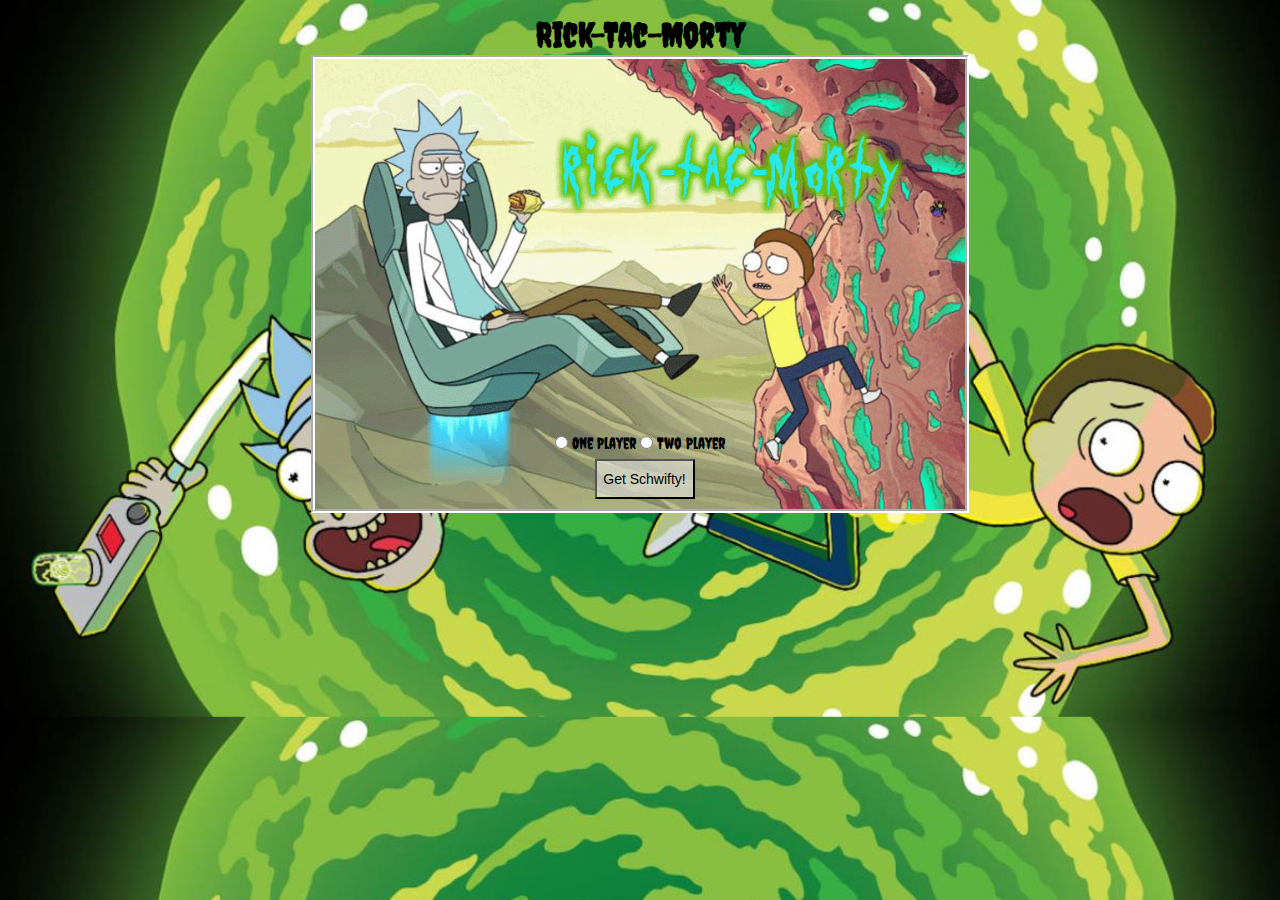
<file: index.html>
<!DOCTYPE html>
<html>
<head>
  <meta charset="utf-8">
  <meta http-equiv="X-UA-Compatible" content="IE=edge">
  <title>Rick Tac Morty</title>
  <link rel="stylesheet" href="style.css">
  <link href="https://fonts.googleapis.com/css?family=Creepster&display=swap" rel="stylesheet">
  <audio id="wub"><source src="assets/wub.wav" type="audio/wav"></audio>
  <audio id="disqual"><source src="assets/disqualified.wav" type="audio/wav"></audio>
  <audio id="help">  <source src="assets/help.wav" type="audio/wav"></audio>
  <audio id="like">  <source src="assets/like.wav" type="audio/wav"></audio>
  <audio id="ohman"> <source src="assets/ohman.wav" type="audio/wav"></audio>
  <audio id="showme"> <source src="assets/showme.wav" type="audio/wav"></audio>
  <audio id="whatever"> <source src="assets/whatever.wav" type="audio/wav"></audio>
</head>
<body>
  <h1>Rick-Tac-Morty</h1>
  <h3 id="playerturn">Player Turn</h3>
  <main> <!-- Rick Tac Morty board -->
    <div class="ticbox"></div>
    <div class="ticbox"></div>
    <div class="ticbox"></div>

    <div class="ticbox"></div>
    <div class="ticbox"></div>
    <div class="ticbox"></div>

    <div class="ticbox"></div>
    <div class="ticbox"></div>
    <div class="ticbox"></div>
  </main>

  <div class="introsplash">
    <input type="radio" name="player" value="oneplayer" class="playerchoice"> One Player
    <input type="radio" name="player" value="twoplayer" class="playerchoice"> Two Player
    <input type="submit" value="Get Schwifty!" id="startbutton">
  </div>

  <div id="cromulonload">
  </div>

  <div class="playerselect">
    <div class="selectimages">
    <img src="assets/rick.png" class="selector"/>
    <img src="assets/armothy.png" class="selector" id="armselector"/>
    <img src="assets/morty.png" class="selector"/>
    <div class="playergoes"><h4>Who will go first?</h4></div>
    <div id="begin">begin</div>
    </div>
  </div>
  
  <script defer src="script.js"></script>
  <!-- <script defer src="test.js"></script> -->
</body>
</html>
</file>
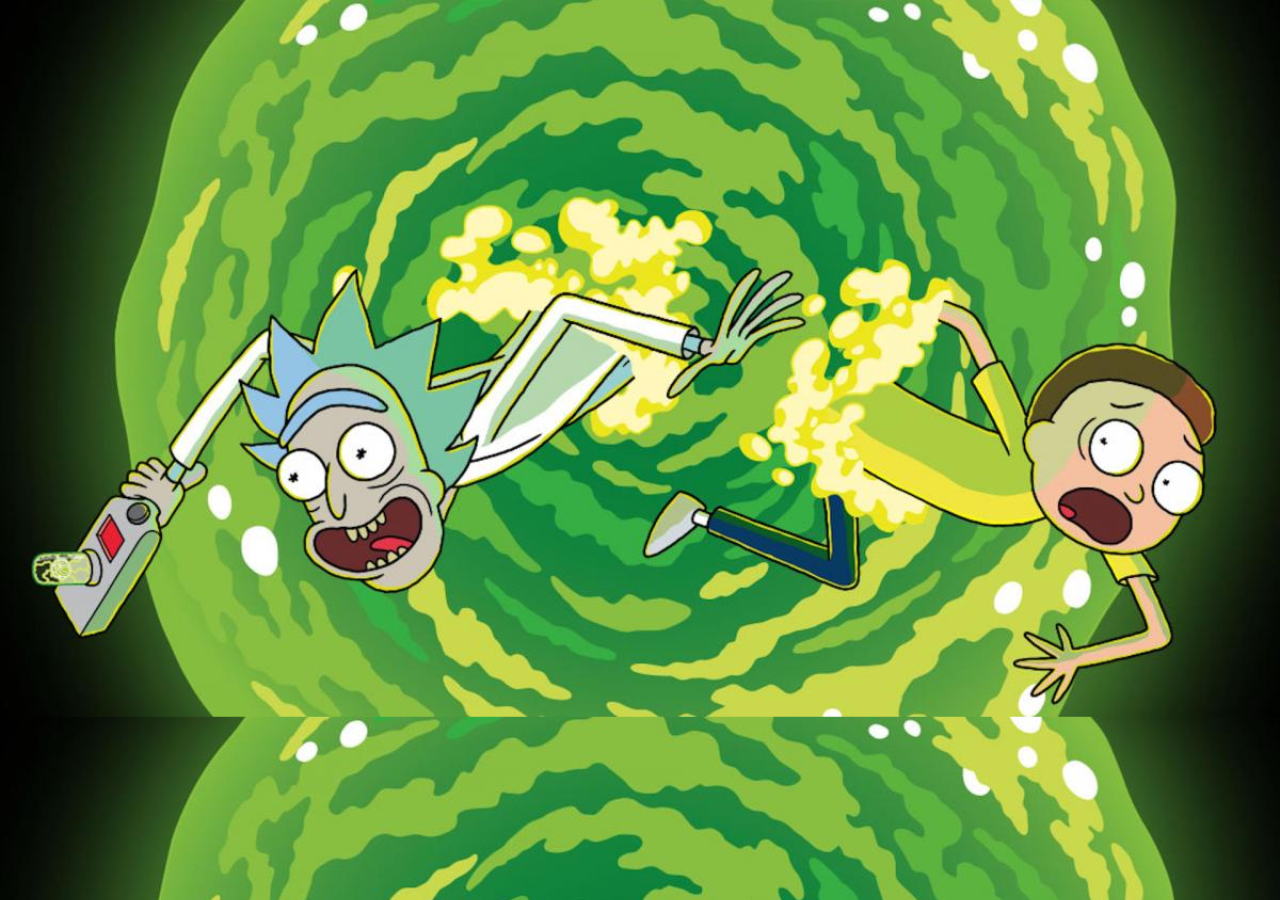
<file: test.html>
<!DOCTYPE html>
<html lang="en">
<head>
    <meta charset="UTF-8">
    <meta name="viewport" content="width=device-width, initial-scale=1.0">
    <meta http-equiv="X-UA-Compatible" content="ie=edge">
    <link rel="stylesheet" href="style.css">
    <title>Document</title>
</head>
<body>
    <div class="playerselect">
        <div class="selectimages">
        <img src="assets/rick.png" class="selector"/>
        <img src="assets/armothy.png" class="selector" id="armselector"/>
        <img src="assets/morty.png" class="selector"/>
        </div>
        <div class="playergoes">fuckawoihrgouhaeroighoearhgae</div>
</body>
</html>
</file>
<file: style.css>
body{
    margin: 0 auto;
    width: 800px;
    background: rgb(234,221,177);
    background-image: url(assets/background.jpg);
    font-family: Creepster;
    background-size: cover;

}

h1{
    text-align: center;
    font-size: 34px;
    height: 40px;
    margin: 15px 0 auto;
    /* Move to top after intro */
}
#playerturn{
    text-align: center;
    display: none;
    font-size: 24px;
    margin: 0 auto;
}

main{
    display: none;
    flex-direction: column;
    flex-wrap: wrap;
    margin: 0 auto;
    height: 450px;
    width: 440px;
}

.ticbox{
    width: 140px;
    height: 140px;
    background: rgb(208,242,213,.5);    
    border: 1px solid black;
    margin: 2px;
    border-radius: 4px;
}

.player-1{
    background-image: url(assets/rick.png);
    width: 140px;
    height: 140px;
    background-size: contain;
    background-repeat: no-repeat;
}

.player-2{
    background-image: url(assets/morty.png);
    width: 140px;
    height: 140px;
    background-size: contain;
    background-repeat: no-repeat;
}

.introsplash{
    background: rgb(208,242,213,.5);
    background-image: url(assets/splashscreen.png);
    background-size: cover;
    margin: 0 auto;
    height: 450px;
    width: 650px;
    display: fixed;
    text-align: center;
    border: 4px groove white;
    /* Show Rick and Morty splash and begin button */
}

#startbutton{
    background-color: rgb(255,255,255,.5);
    width: 100px;
    height: 40px;
    margin: 1% 43% 0;
    font-size: 14px;
}

/* 1p or 2p buttons to be implemented later  */
.playerchoice{ 
    margin: 58% 0 auto;
}


/* .titleimg{
    background-image: url(assets/title.png);
    width: 300px;
    height: 200px;
    margin: 0 auto;
} */

#cromulonload{
    
    background-image: url(assets/cromulon.png);
    background-size: cover;
    width: 50px;
    height: 50px;
    margin: 30% auto;
    display: none;
    transition: 3s ease-out;
}


/* Player select screen CSS */

.playerselect{
    background: rgb(208,242,213,.5);
    margin: 0 auto;
    height: 450px;
    width: 650px;
    display: none;
    border: 4px groove white;
}

.playerselect h3{
    font-size: 30px;
    margin: 10% auto;
}

.selector{
    width: 150px;
    height: 150px;
    text-align: center;
}

.selectimages{
    margin: 10% auto;
    text-align: center;
}

#armselector{
    transition: 3s ease-in-out;
}

.playergoes{
    top: 20%;
    margin: 0 auto;
}

#begin{
    top: 10%;
    margin: 0 auto;
    text-align: center;
    width: 100px;
    height: 40px;
    background: rgb(255,255,255,.5);
    line-height: 40px;
    border-radius: 5px;
    display: none;
}

/* Style
Intro Sound: Show me what you got
Rick Moves: wub a lubba

Morty Moves: oh man 

Win: I like what you got

Loss: Disqualified (vs Computer)

Draw: whatever

Trying to click on an already clicked box: help!, 

Icon 1 -> Rick, Icon 2-> Morty
*/
</file>
